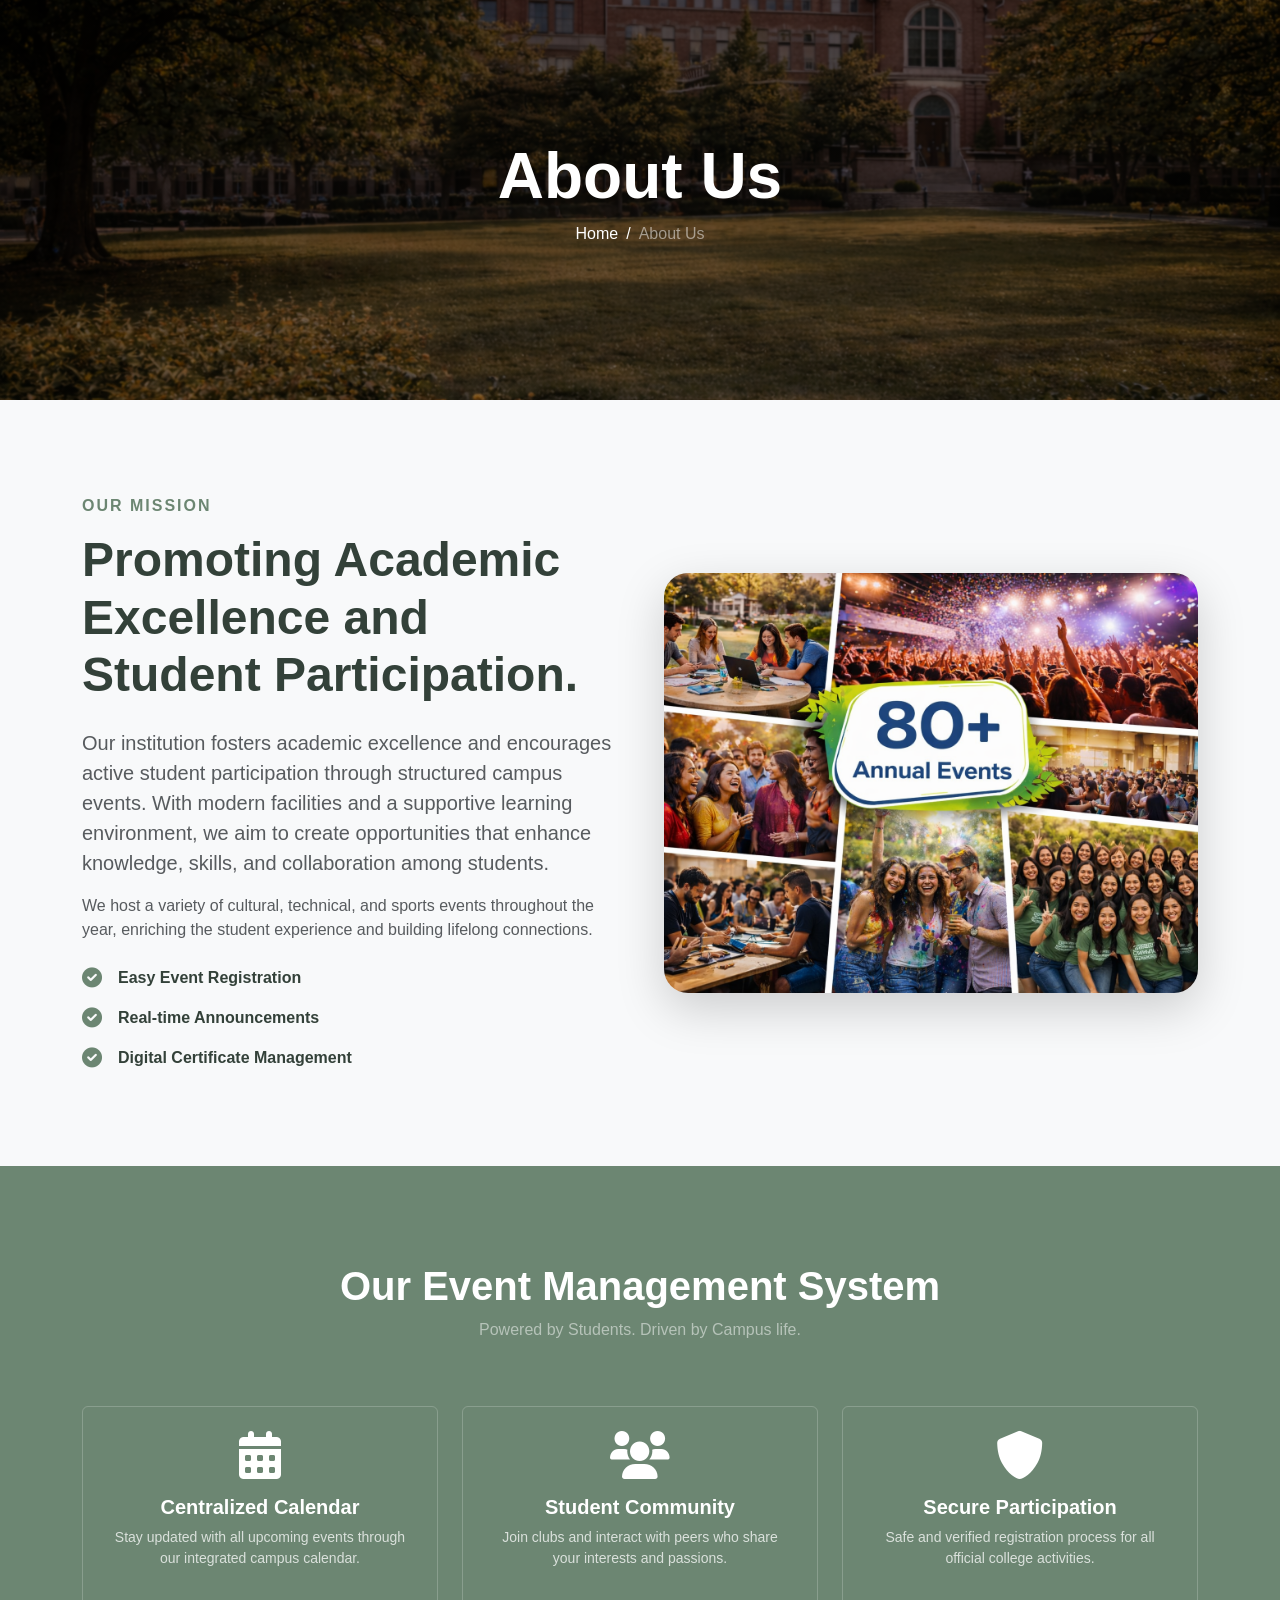
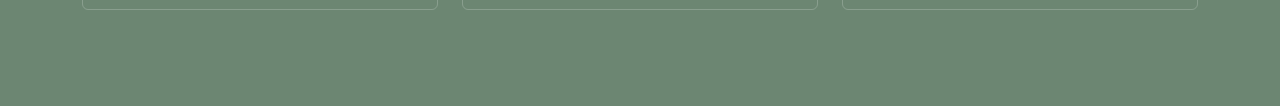
<file: about.html>
<!DOCTYPE html>
<html lang="en">
<head>
    <meta charset="UTF-8">
    <meta name="viewport" content="width=device-width, initial-scale=1.0">
    <title>About Us - CampusEvents</title>
    <link href="https://cdn.jsdelivr.net/npm/bootstrap@5.3.0/dist/css/bootstrap.min.css" rel="stylesheet">
    <link rel="stylesheet" href="https://cdnjs.cloudflare.com/ajax/libs/font-awesome/6.0.0/css/all.min.css">
    <link rel="stylesheet" href="style.css">
</head>
<body class="bg-light">
    <header class="hero-small d-flex align-items-center justify-content-center text-center text-white">
        <div class="container">

            <h1 class="display-3 fw-bold">About Us</h1>
            <nav aria-label="breadcrumb">
                <ol class="breadcrumb justify-content-center bg-transparent">
                    <li class="breadcrumb-item"><a href="index.html" class="text-white text-decoration-none">Home</a></li>
                    <li class="breadcrumb-item active text-white-50" aria-current="page">About Us</li>
                </ol>
            </nav>
        </div>
    </header>

    <section class="container my-5 py-5">
        <div class="row align-items-center g-5">
            <div class="col-lg-6">
                <h6 class="text-uppercase fw-bold text-primary mb-3" style="letter-spacing: 2px;">Our Mission</h6>
                <h2 class="display-5 fw-bold mb-4">Promoting Academic Excellence and Student Participation.</h2>
                <p class="text-muted lead">Our institution fosters academic excellence and encourages active student participation through structured campus events. With modern facilities and a supportive learning environment, we aim to create opportunities that enhance knowledge, skills, and collaboration among students.</p>
                <p class="text-muted">We host a variety of cultural, technical, and sports events throughout the year, enriching the student experience and building lifelong connections.</p>
                <div class="mt-4">
                    <div class="d-flex align-items-center mb-3">
                        <i class="fas fa-check-circle text-primary me-3 fa-lg"></i>
                        <span class="fw-bold">Easy Event Registration</span>
                    </div>
                    <div class="d-flex align-items-center mb-3">
                        <i class="fas fa-check-circle text-primary me-3 fa-lg"></i>
                        <span class="fw-bold">Real-time Announcements</span>
                    </div>
                    <div class="d-flex align-items-center">
                        <i class="fas fa-check-circle text-primary me-3 fa-lg"></i>
                        <span class="fw-bold">Digital Certificate Management</span>
                    </div>
                </div>
            </div>
            <div class="col-lg-6">
                <div class="position-relative about-img">
                    <img src="images/Aboutus_img7.png" class="img-fluid rounded-4 shadow-lg about-img" alt="Campus Life">
                </div>
            </div>
        </div>
    </section>

    <section class="bg-navy py-5 text-white">
        <div class="container py-5">
            <div class="row text-center mb-5">
                <div class="col-lg-8 mx-auto">
                    <h2 class="fw-bold display-6">Our Event Management System</h2>
                    <p class="text-white-50">Powered by Students. Driven by Campus life.</p>
                </div>
            </div>
            <div class="row g-4">
                <div class="col-md-4">
    <div class="card bg-transparent border-light h-100 p-4 text-center text-white">
        <i class="fas fa-calendar-alt fa-3x mb-3"></i> 
        <h5 class="fw-bold">Centralized Calendar</h5>
        <p class="small opacity-75">Stay updated with all upcoming events through our integrated campus calendar.</p>
    </div>
</div>
                <div class="col-md-4">
                    <div class="card bg-transparent border-secondary h-100 p-4 text-center text-white">
                        <i class="fas fa-users fa-3x mb-3"></i>
                        <h5 class="fw-bold">Student Community</h5>
                        <p class="small opacity-75">Join clubs and interact with peers who share your interests and passions.</p>
                    </div>
                </div>
                <div class="col-md-4">
                    <div class="card bg-transparent border-secondary h-100 p-4 text-center text-white">
                        <i class="fas fa-shield-alt fa-3x mb-3"></i>
                        <h5 class="fw-bold">Secure Participation</h5>
                        <p class="small opacity-75">Safe and verified registration process for all official college activities.</p>
                    </div>
                </div>
            </div>
        </div>
    </section>
    <script src="https://cdn.jsdelivr.net/npm/bootstrap@5.3.0/dist/js/bootstrap.bundle.min.js"></script>
</body>
</html>
</file>
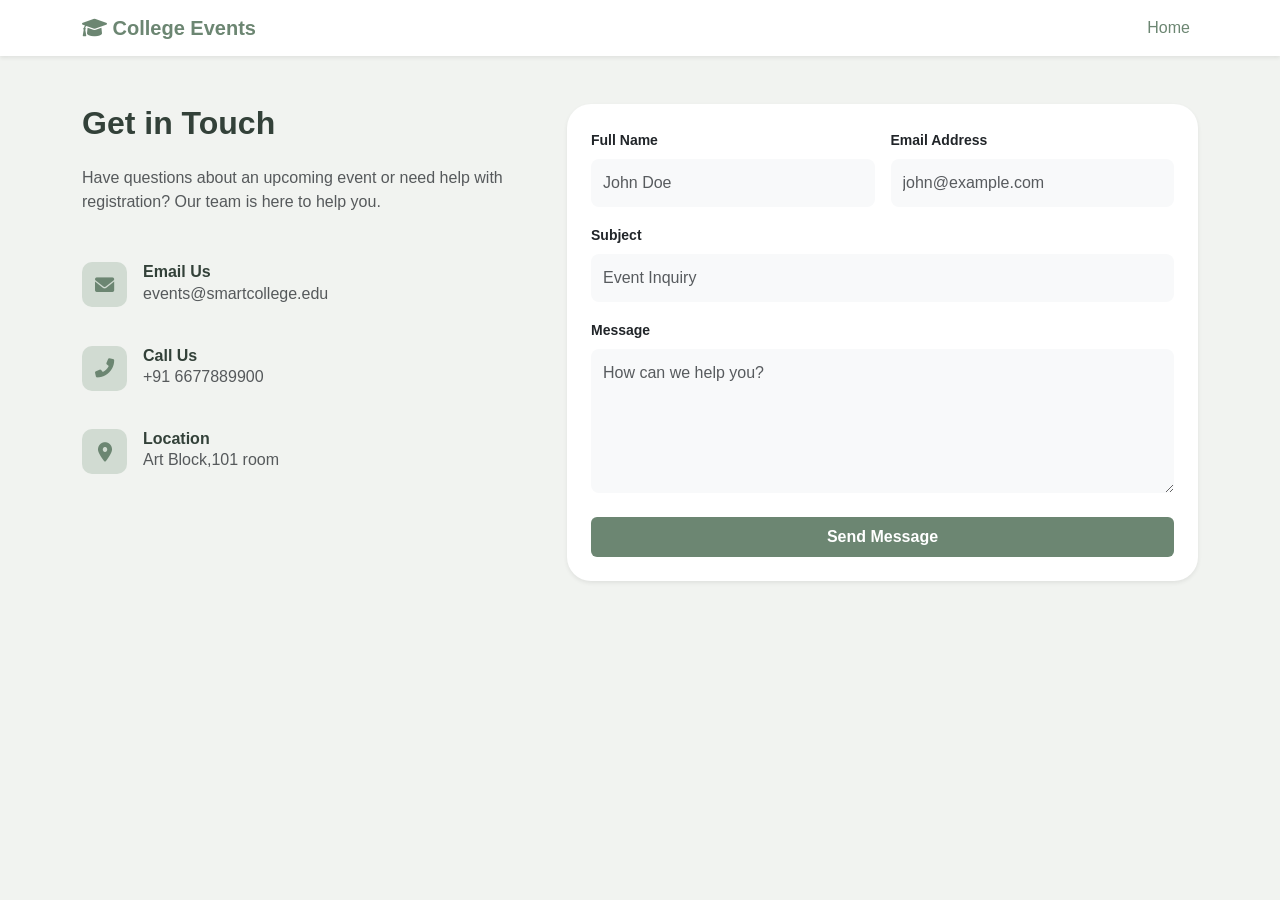
<file: contact.html>
<!DOCTYPE html>
<html lang="en">
<head>
    <meta charset="UTF-8">
    <meta name="viewport" content="width=device-width, initial-scale=1.0">
    <title>Contact Us - Smart College Events</title>
    <link href="https://cdn.jsdelivr.net/npm/bootstrap@5.3.0/dist/css/bootstrap.min.css" rel="stylesheet">
    <link rel="stylesheet" href="https://cdnjs.cloudflare.com/ajax/libs/font-awesome/6.0.0/css/all.min.css">
    <link rel="stylesheet" href="style.css">
</head>
<body>

    <nav class="navbar navbar-expand-lg navbar-light bg-white sticky-top shadow-sm">
        <div class="container">
            <a class="navbar-brand fw-bold" href="index.html"><i class="fas fa-graduation-cap"></i> College Events </a>
            <div class="collapse navbar-collapse" id="navbarNav">
                <ul class="navbar-nav ms-auto align-items-center">
                    <li class="nav-item"><a class="nav-link" href="index.html">Home</a></li>
                    
                </ul>
            </div>
        </div>
    </nav>

    <div class="container my-5">
        <div class="row g-5">
            <div class="col-lg-5">
                <h2 class="fw-bold mb-4">Get in Touch</h2>
                <p class="text-muted mb-5">Have questions about an upcoming event or need help with registration? Our team is here to help you.</p>
                
                <div class="d-flex mb-4">
                    <div class="icon-box me-3">
                        <i class="fas fa-envelope"></i>
                    </div>
                    <div>
                        <h6 class="fw-bold mb-0">Email Us</h6>
                        <p class="text-muted">events@smartcollege.edu</p>
                    </div>
                </div>

                <div class="d-flex mb-4">
                    <div class="icon-box me-3">
                        <i class="fas fa-phone-alt"></i>
                    </div>
                    <div>
                        <h6 class="fw-bold mb-0">Call Us</h6>
                        <p class="text-muted">+91 6677889900</p>
                    </div>
                </div>

                <div class="d-flex mb-4">
                    <div class="icon-box me-3">
                        <i class="fas fa-map-marker-alt"></i>
                    </div>
                    <div>
                        <h6 class="fw-bold mb-0">Location</h6>
                        <p class="text-muted">Art Block,101 room</p>
                    </div>
                </div>
            </div>

            <div class="col-lg-7">
                <div class="card border-0 shadow-sm p-4 rounded-4">
                    <form id="contactForm">
                        <div class="row g-3">
                            <div class="col-md-6">
                                <label class="form-label small fw-bold">Full Name</label>
                                <input type="text" class="form-control bg-light border-0" placeholder="John Doe" required>
                            </div>
                            <div class="col-md-6">
                                <label class="form-label small fw-bold">Email Address</label>
                                <input type="email" class="form-control bg-light border-0" placeholder="john@example.com" required>
                            </div>
                            <div class="col-12">
                                <label class="form-label small fw-bold">Subject</label>
                                <input type="text" class="form-control bg-light border-0" placeholder="Event Inquiry" required>
                            </div>
                            <div class="col-12">
                                <label class="form-label small fw-bold">Message</label>
                                <textarea class="form-control bg-light border-0" rows="5" placeholder="How can we help you?" required></textarea>
                            </div>
                            <div class="col-12 mt-4">
                                <button type="submit" class="btn btn-primary w-100 py-2 fw-bold">Send Message</button>
                            </div>
                        </div>
                    </form>
                    <div id="formSuccess" class="alert alert-success mt-3 d-none">
                        Message sent successfully! We'll get back to you soon.
                    </div>
                </div>
            </div>
        </div>
    </div>

    <script>
        document.getElementById('contactForm').addEventListener('submit', function(e) {
            e.preventDefault();
            // Show success message
            document.getElementById('formSuccess').classList.remove('d-none');
            this.reset(); // Clear form
        });
    </script>
</body>
</html>
</file>
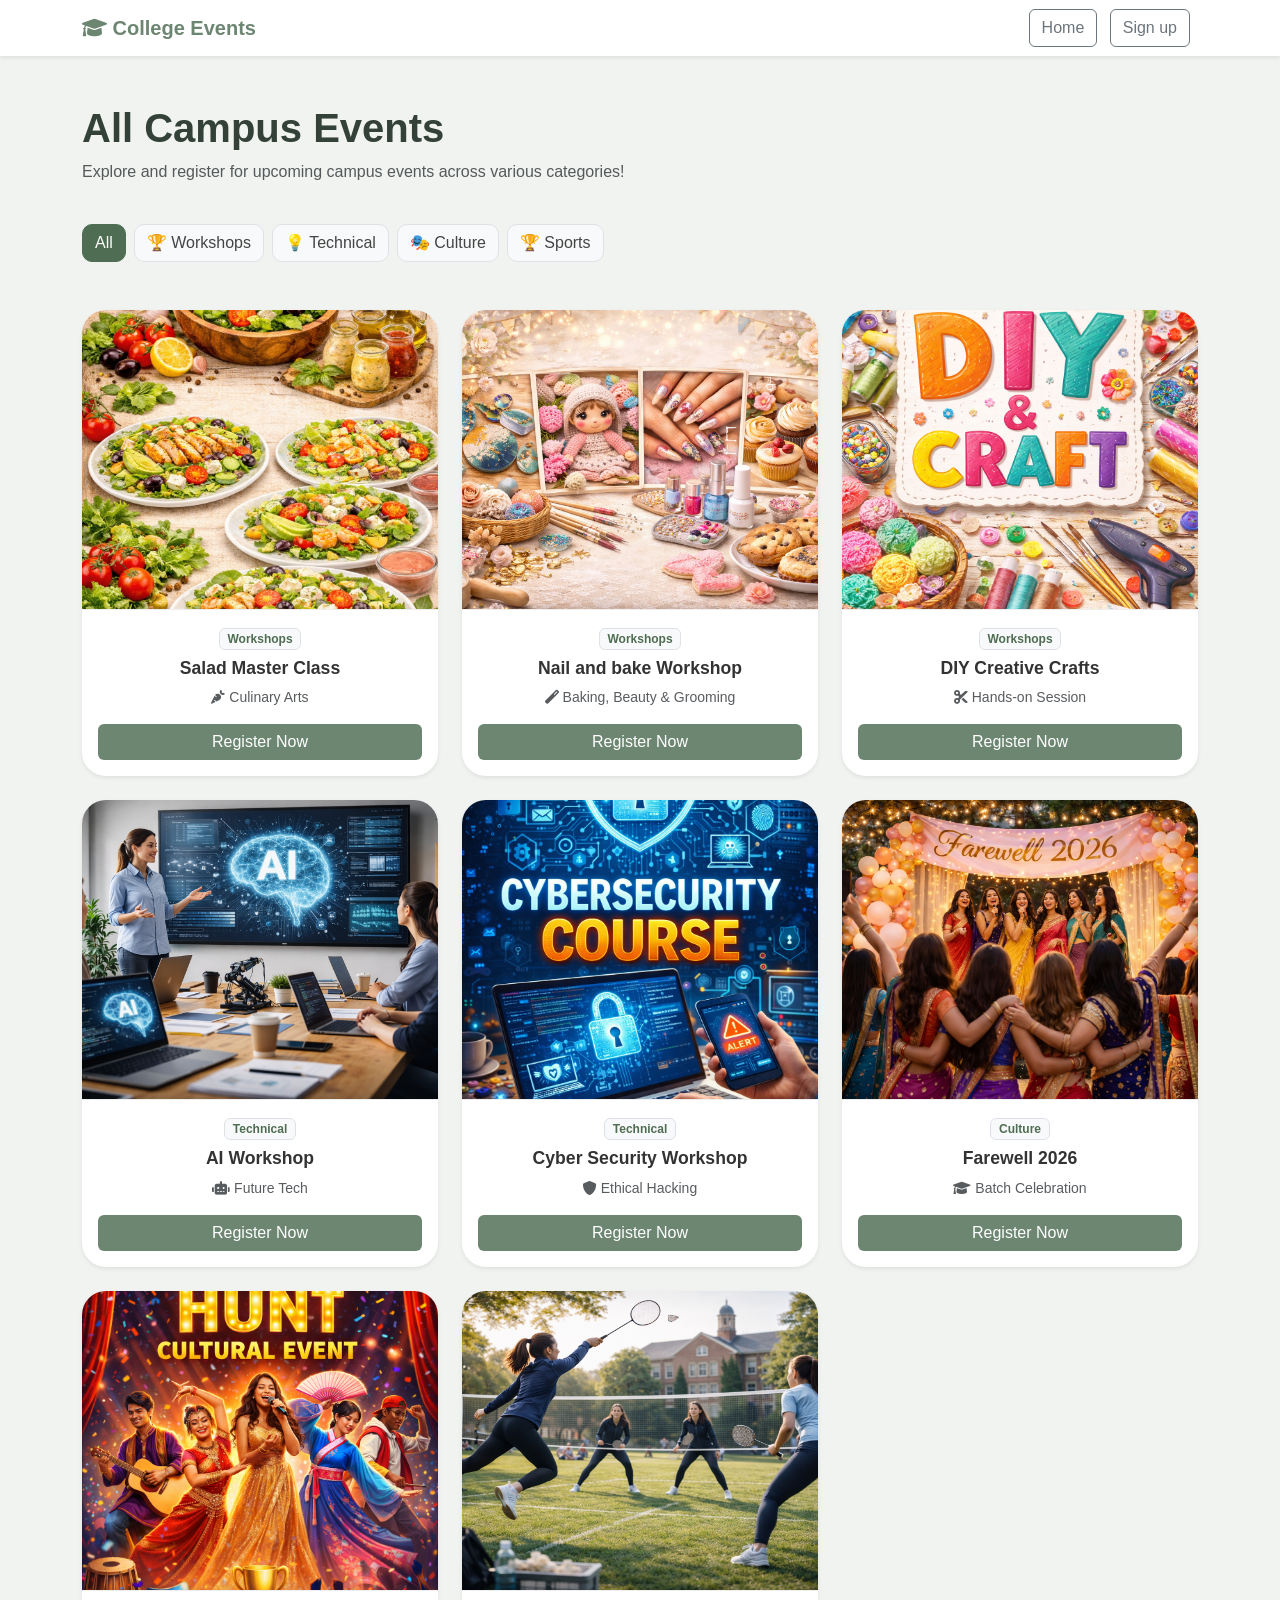
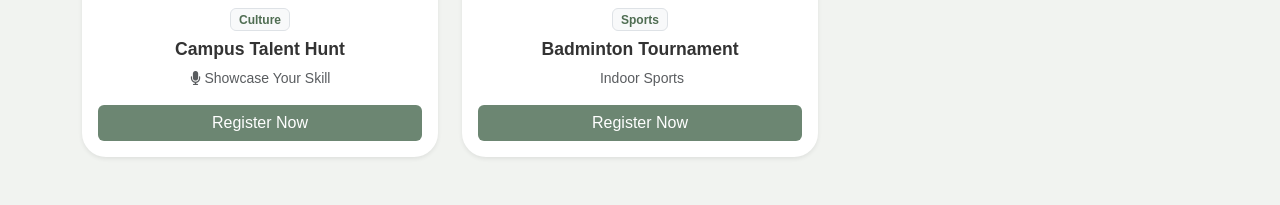
<file: events.html>
<!DOCTYPE html>
<html lang="en">
<head>
    <meta charset="UTF-8">
    <meta name="viewport" content="width=device-width, initial-scale=1.0">
    <title>All Events - College Events</title>
    <link href="https://cdn.jsdelivr.net/npm/bootstrap@5.3.0/dist/css/bootstrap.min.css" rel="stylesheet">
    <link rel="stylesheet" href="https://cdnjs.cloudflare.com/ajax/libs/font-awesome/6.0.0/css/all.min.css">
    <link rel="stylesheet" href="style.css">
</head>
<body>

<nav class="navbar navbar-expand-lg navbar-light bg-white sticky-top shadow-sm">
    <div class="container">
        <a class="navbar-brand fw-bold" href="index.html">
            <i class="fas fa-graduation-cap"></i> College Events
        </a>
        <div class="ms-auto">
            <a href="index.html" class="btn btn-outline-secondary me-2">Home</a>
            <a href="signup.html" class="btn btn-outline-secondary me-2">Sign up</a>
        </div>
    </div>
</nav>

<div class="container my-5">
    <div class="row align-items-center mb-4">
        <div class="col-12 text-center"></div>
            <h1 class="fw-bold">All Campus Events</h1>
            <p class="text-muted">Explore and register for upcoming campus events across various categories!</p>
        </div>
        

    <div class="d-flex gap-2 mb-5 flex-wrap">
        <button class="btn btn-outline-secondary filter-btn active" onclick="filterEvents('All')">All</button>
        <button class="btn btn-outline-secondary filter-btn" onclick="filterEvents('Workshops')">🏆 Workshops</button>
        <button class="btn btn-outline-secondary filter-btn" onclick="filterEvents('Technical')">💡 Technical</button>
        <button class="btn btn-outline-secondary filter-btn" onclick="filterEvents('Culture')">🎭 Culture</button>
        <button class="btn btn-outline-secondary filter-btn" onclick="filterEvents('Sports')">🏆 Sports</button>
    </div>

   <div class="row g-4" id="eventContainer">
    
    <div class="col-md-4 event-card-item" data-category="Workshops">
        <div class="card h-100 border-0 shadow-sm rounded-4 overflow-hidden">
            <img src="images/sm_img8.png" class="card-img-top" alt="Salad Master" style="height: 300px; object-fit: cover;">
            <div class="card-body text-center">
                <span class="badge bg-light text-success border mb-2">Workshops</span>
                <h5 class="card-title fw-bold">Salad Master Class</h5>
                <p class="text-muted small"><i class="fas fa-carrot"></i> Culinary Arts</p>
                <button class="btn btn-primary w-100">Register Now</button>
            </div>
        </div>
    </div>

    <div class="col-md-4 event-card-item" data-category="Workshops">
        <div class="card h-100 border-0 shadow-sm rounded-4 overflow-hidden">
            <img src="images/nailbake_img9.png" class="card-img-top" alt="Nail Extension" style="height: 300px; object-fit: cover;">
            <div class="card-body text-center">
                <span class="badge bg-light text-success border mb-2">Workshops</span>
                <h5 class="card-title fw-bold">Nail and bake Workshop</h5>
                <p class="text-muted small"><i class="fas fa-magic"></i> Baking, Beauty & Grooming</p>
                <button class="btn btn-primary w-100">Register Now</button>
            </div>
        </div>
    </div>

    <div class="col-md-4 event-card-item" data-category="Workshops">
        <div class="card h-100 border-0 shadow-sm rounded-4 overflow-hidden">
            <img src="images/diy_img10.png" class="card-img-top" alt="DIY" style="height: 300px; object-fit: cover;">
            <div class="card-body text-center">
                <span class="badge bg-light text-success border mb-2">Workshops</span>
                <h5 class="card-title fw-bold">DIY Creative Crafts</h5>
                <p class="text-muted small"><i class="fas fa-cut"></i> Hands-on Session</p>
                <button class="btn btn-primary w-100">Register Now</button>
            </div>
        </div>
    </div>

    <div class="col-md-4 event-card-item" data-category="Technical">
        <div class="card h-100 border-0 shadow-sm rounded-4 overflow-hidden">
            <img src="images/ai_img11.png" class="card-img-top" alt="AI" style="height: 300px; object-fit: cover;">
            <div class="card-body text-center">
                <span class="badge bg-light text-success border mb-2">Technical</span>
                <h5 class="card-title fw-bold">AI Workshop</h5>
                <p class="text-muted small"><i class="fas fa-robot"></i> Future Tech</p>
                <button class="btn btn-primary w-100">Register Now</button>
            </div>
        </div>
    </div>

    <div class="col-md-4 event-card-item" data-category="Technical">
        <div class="card h-100 border-0 shadow-sm rounded-4 overflow-hidden">
            <img src="images/cyber_img12.png" class="card-img-top" alt="Cyber Security" style="height: 300px; object-fit: cover;">
            <div class="card-body text-center">
                <span class="badge bg-light text-success border mb-2">Technical</span>
                <h5 class="card-title fw-bold">Cyber Security Workshop</h5>
                <p class="text-muted small"><i class="fas fa-shield-alt"></i> Ethical Hacking</p>
                <button class="btn btn-primary w-100">Register Now</button>
            </div>
        </div>
    </div>

    <div class="col-md-4 event-card-item" data-category="Culture">
        <div class="card h-100 border-0 shadow-sm rounded-4 overflow-hidden">
            <img src="images/farewell_img13.png" class="card-img-top" alt="Farewell" style="height: 300px; object-fit: cover;">
            <div class="card-body text-center">
                <span class="badge bg-light text-success border mb-2">Culture</span>
                <h5 class="card-title fw-bold">Farewell 2026</h5>
                <p class="text-muted small"><i class="fas fa-graduation-cap"></i> Batch Celebration</p>
                <button class="btn btn-primary w-100">Register Now</button>
            </div>
        </div>
    </div>

    <div class="col-md-4 event-card-item" data-category="Culture">
        <div class="card h-100 border-0 shadow-sm rounded-4 overflow-hidden">
            <img src="images/talent_img14.png" class="card-img-top" alt="Talent Hunt" style="height: 300px; object-fit: cover;">
            <div class="card-body text-center">
                <span class="badge bg-light text-success border mb-2">Culture</span>
                <h5 class="card-title fw-bold">Campus Talent Hunt</h5>
                <p class="text-muted small"><i class="fas fa-microphone"></i> Showcase Your Skill</p>
                <button class="btn btn-primary w-100">Register Now</button>
            </div>
        </div>
    </div>

    <div class="col-md-4 event-card-item" data-category="Sports">
        <div class="card h-100 border-0 shadow-sm rounded-4 overflow-hidden">
            <img src="images/badminton_img15.png" class="card-img-top" alt="Badminton" style="height: 300px; object-fit: cover;">
            <div class="card-body text-center">
                <span class="badge bg-light text-success border mb-2">Sports</span>
                <h5 class="card-title fw-bold">Badminton Tournament</h5>
                <p class="text-muted small"><i class="fas fa-shuttlecock"></i> Indoor Sports</p>
                <button class="btn btn-primary w-100">Register Now</button>
            </div>
        </div>
    </div>

</div>

</div>
</div>

<script src="events.js"></script>
</body>
</html>
</file>
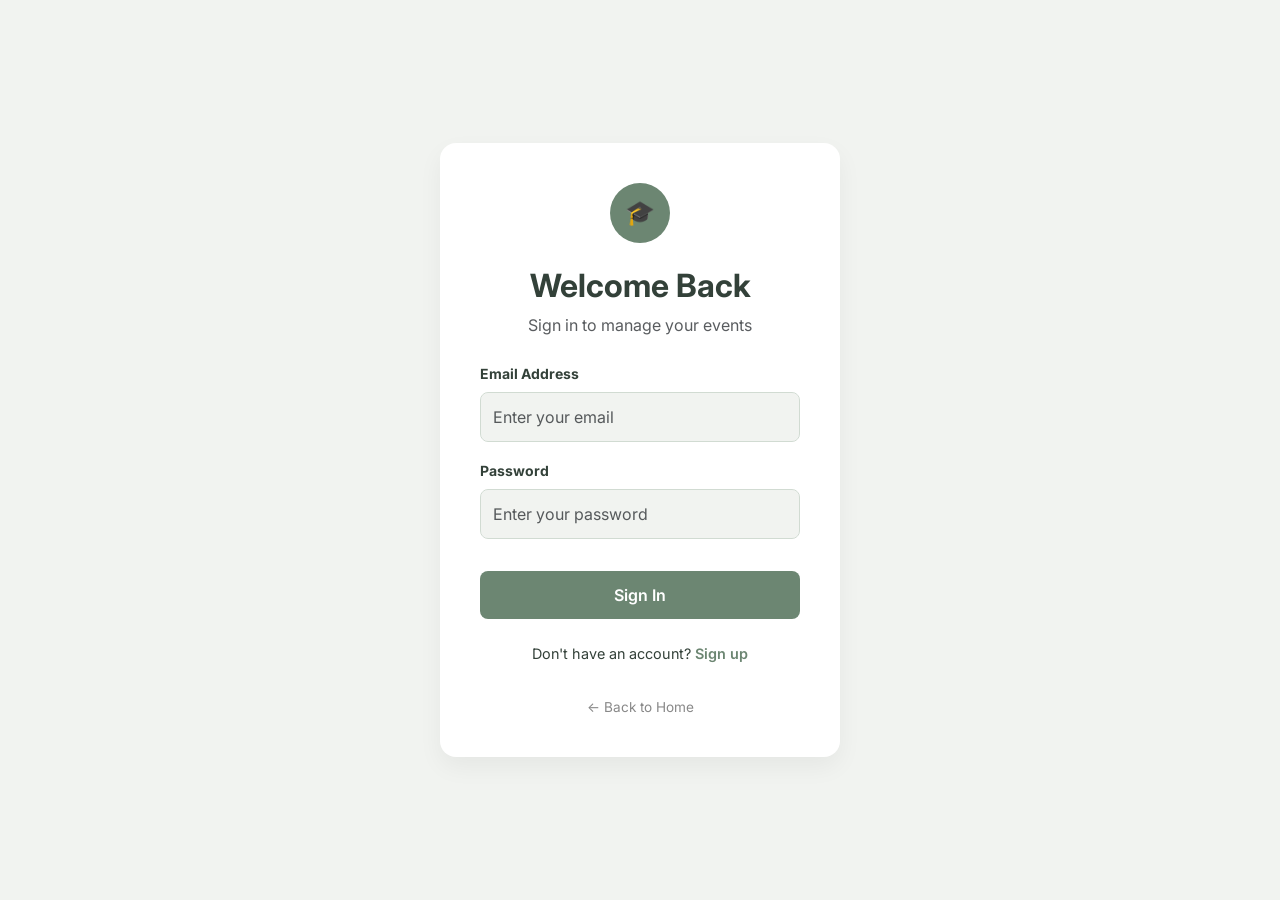
<file: login.html>
<!DOCTYPE html>
<html lang="en">
<head>
    <meta charset="UTF-8">
    <meta name="viewport" content="width=device-width, initial-scale=1.0">
    <title>Login - Smart Event Management</title>
    
    <link href="https://cdn.jsdelivr.net/npm/bootstrap@5.3.0/dist/css/bootstrap.min.css" rel="stylesheet">
    
    <link rel="stylesheet" href="style.css">
    
    <link href="https://fonts.googleapis.com/css2?family=Inter:wght@400;600&display=swap" rel="stylesheet">
</head>
<body class="login-page">

<div class="login-card">
    <div class="icon-circle">🎓</div>
    <h2 class="fw-bold">Welcome Back</h2>
    <p class="text-muted mb-4">Sign in to manage your events</p>

    <form>
        <div class="mb-3 text-start">
            <label class="form-label small fw-bold">Email Address</label>
            <input type="email" class="form-control" placeholder="Enter your email">
        </div>
        <div class="mb-3 text-start">
            <label class="form-label small fw-bold">Password</label>
            <input type="password" class="form-control" placeholder="Enter your password">
        </div>
        
        <button type="submit" class="btn-signin">Sign In</button>
    </form>

    <div class="links">
        Don't have an account? <a href="signup.html">Sign up</a>
    </div>
    
    <a href="index.html" class="back-home">← Back to Home</a>
</div>

</body>
</html>
</file>
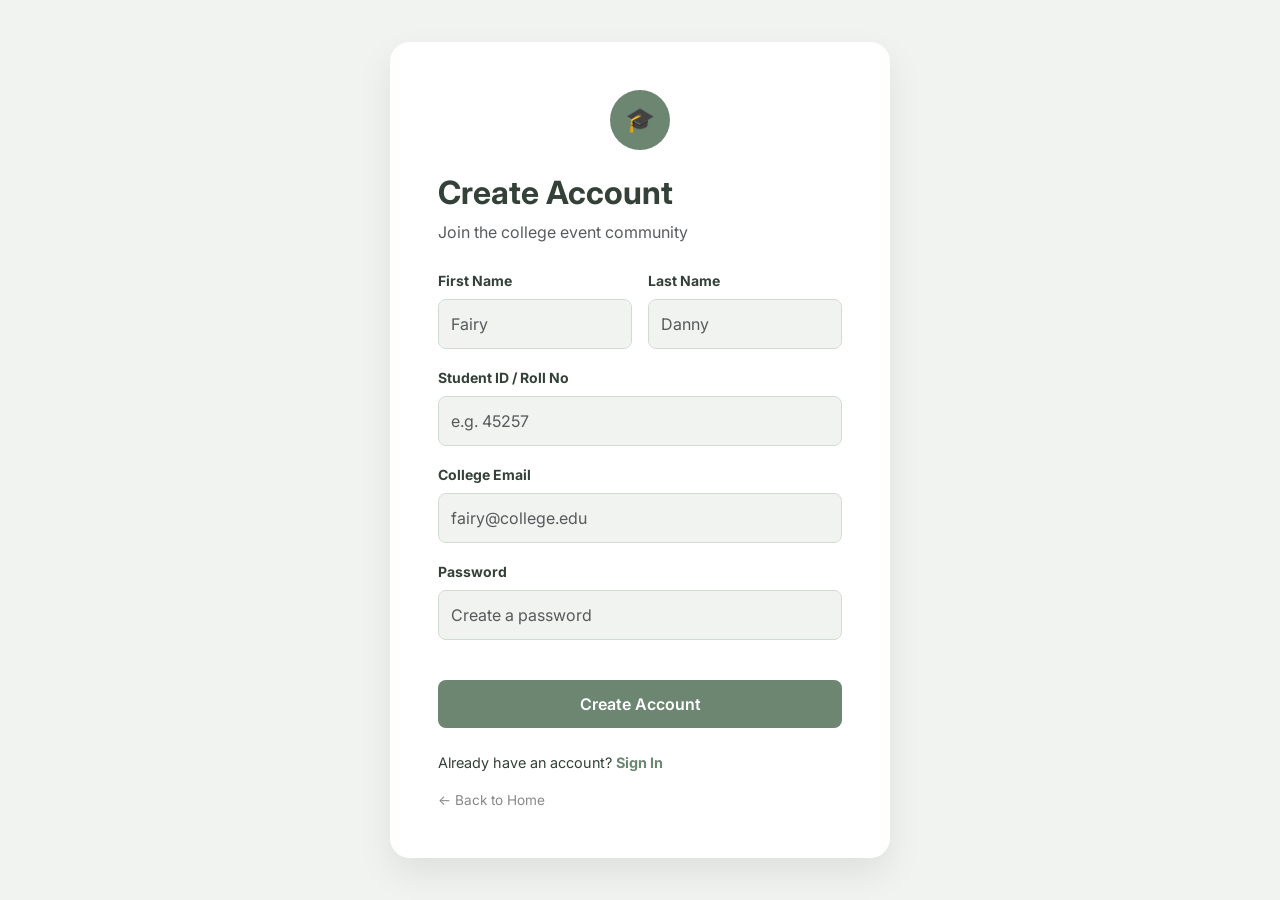
<file: signup.html>
<!DOCTYPE html>
<html lang="en">
<head>
    <meta charset="UTF-8">
    <meta name="viewport" content="width=device-width, initial-scale=1.0">
    <title>Sign Up - Smart College Events</title>
    <link href="https://cdn.jsdelivr.net/npm/bootstrap@5.3.0/dist/css/bootstrap.min.css" rel="stylesheet">
    <link href="https://fonts.googleapis.com/css2?family=Inter:wght@400;600&display=swap" rel="stylesheet">
    <link rel="stylesheet" href="style.css">
</head>
<body class="auth-body">

    <div class="auth-card">
        <div class="icon-circle">
            <span>🎓</span>
        </div>
        <h2 class="fw-bold">Create Account</h2>
        <p class="text-muted mb-4">Join the college event community</p>

        <form id="signupForm">
            <div class="row g-3 mb-3">
                <div class="col-md-6 text-start">
                    <label class="form-label small fw-bold">First Name</label>
                    <input type="text" class="form-control" placeholder="Fairy" required>
                </div>
                <div class="col-md-6 text-start">
                    <label class="form-label small fw-bold">Last Name</label>
                    <input type="text" class="form-control" placeholder="Danny" required>
                </div>
            </div>

            <div class="mb-3 text-start">
                <label class="form-label small fw-bold">Student ID / Roll No</label>
                <input type="text" class="form-control" placeholder="e.g. 45257" required>
            </div>

            <div class="mb-3 text-start">
                <label class="form-label small fw-bold">College Email</label>
                <input type="email" class="form-control" placeholder="fairy@college.edu" required>
            </div>

            <div class="mb-4 text-start">
                <label class="form-label small fw-bold">Password</label>
                <input type="password" class="form-control" placeholder="Create a password" required>
            </div>
            
            <button type="submit" class="btn btn-signin">Create Account</button>
        </form>

        <div class="links mt-4">
            Already have an account? <a href="login.html" class="fw-bold">Sign In</a>
        </div>
        
        <a href="index.html" class="back-home mt-3">← Back to Home</a>
    </div>

</body>
</html>
</file>
<file: style.css>
:root {
    /* Main brand colors - Sage Green Palette */
    --primary-green: #6c8672;   /* Darkest green */
    --accent-green: #a7bcad;    /* Middle sage green */
    --soft-green: #d1dbd2;      /* Light sage green */
    --background-mint: #f1f3f0; /* Lightest mint-white */
}

body {
    font-family: 'Inter', sans-serif;
    background-color: var(--background-mint);
    color: #334139; /* Dark green-tinted charcoal for readability */
}
html {
    scroll-behavior: smooth;
    /* This ensures the fixed navbar doesn't cover the top of your section */
    scroll-padding-top: 75px; 
}

/* 1. Hero & Header */
.hero {
    display: flex;
    align-items: center;
    justify-content: center;
    text-align: center;
    background: linear-gradient(rgba(0,0,0,0.5), rgba(0,0,0,0.5)), 
                url('images/hero_img1.png'); 
    background-size: cover;
    background-position: center;
    height: 600px;
    position: relative;
    color: white;
}
.navbar-brand, .nav-link {
    color: var(--primary-green) !important;
}

/* 2. Overrides for Bootstrap Buttons (Fixes the Blue) */
.btn-primary, .community-box .btn-primary {
    background-color: var(--primary-green) !important;
    border: none !important;
}

.btn-primary:hover, .community-box .btn-primary:hover {
    background-color: var(--accent-green) !important;
}

.btn-outline-primary {
    color: var(--primary-green) !important;
    border-color: var(--primary-green) !important;
}

.btn-outline-primary:hover {
    background-color: var(--primary-green) !important;
    color: white !important;
}

/* Update the View All button/link */
.btn-link {
    color: var(--primary-green) !important;
    text-decoration: none !important;
    font-weight: 600;
    transition: all 0.3s ease; /* Adds smooth motion */
    display: inline-block; /* Required for the slide effect to work */
}

/* Add this Hover state */
.btn-link:hover {
    color: var(--accent-green) !important; /* Changes to lighter sage */
    transform: translateX(8px); /* Slides the button slightly to the right */
    text-decoration: none !important;
}


/* 3. Stats Bar & Layout */
.mt-n5 {
    margin-top: -50px;
    position: relative;
    z-index: 10;
}

/* 4. Calendar & Announcements */
.bg-navy {
    background-color: var(--primary-green) !important; 
}

.calendar-table th {
    font-size: 0.8rem;
    padding-bottom: 15px;
}

.calendar-table td {
    padding: 15px 0;
    border-radius: 8px;
    cursor: pointer;
    transition: 0.2s;
}

.calendar-table td:hover {
    background-color: var(--soft-green);
}

/* This highlights today (automatic) */
.today {
    background-color: var(--accent-green) !important;
    color: white !important;
    border-radius: 5px;
}

/* Add this to highlight manual event dates */
.calendar-event {
    background-color: var(--soft-green) !important;
    color: var(--primary-green) !important;
    font-weight: bold;
    border-radius: 5px;
    cursor: pointer;
}
/* Use a specific class for event days only */
.event-marked {
    background-color: var(--accent-green) !important;
    color: white !important;
    border-radius: 5px;
    font-weight: bold;
}

.event-marked::after {
    content: '';
    position: absolute;
    bottom: 5px;
    left: 50%;
    transform: translateX(-50%);
    width: 5px;
    height: 5px;
    background-color: #ffd600; /* Yellow dot for event */
    border-radius: 50%;
}

/* 5. Category Boxes */
.category-box {
    background: white;
    transition: all 0.3s ease;
    cursor: pointer;
    border: 1px solid #eee !important;
}

.category-box:hover {
    transform: translateY(-5px);
    border-color: var(--accent-green) !important; 
    box-shadow: 0 10px 20px rgba(0,0,0,0.05) !important;
}

.category-box h5 {
    font-size: 1.1rem;
    color: #333;
}

.text-info {
    color: var(--primary-green) !important; 
}

.rounded-4 {
    border-radius: 1.5rem !important;
}

/* 6. Gallery & Community */
.bg-section-dark {
    background-color: #334139 !important; /* Dark charcoal green */
}

.gallery-img {
    height: 100px;
    width: 100%;
    object-fit: cover;
    transition: transform 0.3s ease;
    border-radius: 12px;
}

.gallery-img:hover {
    transform: scale(1.05);
}
.gallery-img {
    transition: transform 0.3s ease;
}

.gallery-img:hover {
    transform: scale(1.05); /* Makes the image grow slightly when hovered */
    filter: brightness(90%);
}
.community-box {
    background-color: rgba(255, 255, 255, 0.05);
    border: 1px solid rgba(255, 255, 255, 0.1);
}

.community-box p {
    color: #ffffff !important; /* Fixed: Added # */
    opacity: 0.9; 
}

.community-box .form-control {
    font-size: 0.9rem;
    height: 45px;
}

.social-icons i, .social-links i {
    color: white;
    transition: color 0.2s;
}

.social-icons i:hover, .social-links i:hover {
    color: #ffd600; 
}

/* 7. Footer */
footer {
    background-color: #12141d !important;
}

footer h5, footer h6 {
    letter-spacing: 0.5px;
}

footer a {
    transition: color 0.3s ease;
}

footer a:hover {
    color: var(--accent-green) !important; 
}

hr.border-secondary {
    opacity: 0.2;
}
/* Ensure modal header matches your bg-navy class */
.modal-header.bg-navy {
    background-color: var(--primary-green) !important;
}

.modal-content {
    background-color: var(--background-mint);
}
/* Footer Link Hover Effect */
.footer-link:hover {
    color: var(--accent-green) !important;
    padding-left: 5px; /* Slight movement effect */
    transition: all 0.3s ease;
}

.social-icon a:hover i {
    color: var(--accent-green);
    transform: translateY(-3px);
    transition: all 0.3s ease;
}
/*login page*/
/* Color Palette Variables */
:root {
    --primary-green: #6C8672;   /* Darkest green */
    --accent-green: #A7BCAD;    /* Middle sage green */
    --soft-green: #D1DBD2;      /* Light sage green */
    --background-mint: #F1F3F0; /* Lightest mint-white */
}

/* Login page only */
.login-page {
    height: 100vh;
    display: flex;
    align-items: center;
    justify-content: center;
}
/* Vertical and Horizontal Centering */
.auth-body {
    min-height: 100vh;
    display: flex;
    align-items: center;    /* Centers vertically */
    justify-content: center; /* Centers horizontally */
    background-color: var(--background-mint);
    margin: 0;
}

/* Card Styling */
.auth-card {
    background: white;
    padding: 3rem;
    border-radius: 20px;
    box-shadow: 0 15px 35px rgba(0,0,0,0.08);
    width: 100%;
    max-width: 500px; /* Limits the width so it looks professional */
}

/* Ensures labels don't get squished */
.text-start {
    text-align: left !important;
}
.btn-signin {
    background-color: #6c8672; /* Your --primary-green */
    color: white;
    border: none;
    padding: 10px;
    width: 100%;
    border-radius: 8px;
    font-weight: 600;
}
/* Card Container */
.login-card {
    background: white;
    padding: 2.5rem;
    border-radius: 16px;
    box-shadow: 0 10px 25px rgba(0,0,0,0.05);
    width: 100%;
    max-width: 400px;
    text-align: center;
}

/* Graduation Icon Styling */
.icon-circle {
    background-color: var(--primary-green);
    color: white;
    width: 60px;
    height: 60px;
    border-radius: 50%;
    display: flex;
    align-items: center;
    justify-content: center;
    margin: 0 auto 1.5rem;
    font-size: 24px;
}

/* Form Inputs */
.form-control {
    background-color: var(--background-mint);
    border: 1px solid var(--soft-green);
    padding: 0.75rem;
    border-radius: 8px;
}

.form-control:focus {
    border-color: var(--accent-green);
    box-shadow: 0 0 0 0.2rem rgba(108, 134, 114, 0.25);
    outline: none;
}

/* Action Button */
.btn-signin {
    background-color: var(--primary-green);
    border: none;
    color: white;
    padding: 0.75rem;
    font-weight: 600;
    width: 100%;
    border-radius: 8px;
    margin-top: 1rem;
    transition: background 0.3s ease;
    cursor: pointer;
}

.btn-signin:hover {
    background-color: #5a705f;
}

/* Links & Navigation */
.links {
    margin-top: 1.5rem;
    font-size: 0.9rem;
}

.links a {
    color: var(--primary-green);
    text-decoration: none;
    font-weight: 600;
}

.back-home {
    display: block;
    margin-top: 2rem;
    color: #888;
    text-decoration: none;
    font-size: 0.85rem;
}
/* =========================================
   5. CONTACT PAGE SPECIFIC (contact.html)
   ========================================= */
.icon-box {
    background-color: var(--soft-green);
    color: var(--primary-green);
    width: 45px;
    height: 45px;
    border-radius: 10px;
    display: flex;
    align-items: center;
    justify-content: center;
    font-size: 1.2rem;
}

#contactForm .form-control:focus {
    background-color: #fff !important;
    border: 1px solid var(--accent-green) !important;
    box-shadow: none;
}
.filter-btn {
    border-radius: 10px;
    background-color: #f8f9fa;
    border: 1px solid #dee2e6;
    color: #444;
}

.filter-btn.active {
    background-color: #4f6d52 !important;
    color: white !important;
    border-color: #4f6d52 !important;
}

.card-title {
    font-size: 1.1rem;
    color: #333;
}
/* Custom style for the Sign Up button */
.btn-signup {
    background-color: #4f6d52 !important;
    color: white !important;
    border: none !important;
    font-weight: 500;
    padding: 8px 20px;
}

.btn-signup:hover {
    background-color: #3e5641 !important; /* Slightly darker green on hover */
    color: white !important;
}
/* Event page */
.event-card-item .card {
    transition: transform 0.3s ease, box-shadow 0.3s ease;
    cursor: pointer;
}

.event-card-item .card:hover {
    transform: translateY(-10px);
    box-shadow: 0 15px 30px rgba(0,0,0,0.1) !important;
}

/* Fix for the badges to use your project green */
.text-success {
    color: #4f6d52 !important;
}

/* Ensure images don't look stretched */
.card-img-top {
    border-bottom: 1px solid #eee;
}

/* Spacing for the search bar icons */
.input-group-text {
    border-left: none;
    color: #4f6d52;
}
#eventSearch {
    border-right: none;
}
/* About Page Specifics */

.hero-small {
    background: linear-gradient(rgba(0, 0, 0, 0.5), rgba(0, 0, 0, 0.5)), 
                url('images/Aboutus_img6.png');
    background-size: cover;
    background-position: center;
    background-repeat: no-repeat;
    height: 400px; /* Adjust height as needed */
    display: flex;
    align-items: center;
    justify-content: center;
    color: white;
}
.text-primary {
    color: var(--primary-green) !important;
}
.about-img {
    height: 420px;         
    width: 100%;            
    object-fit: cover;      
    transition: transform 0.4s ease, box-shadow 0.4s ease;
}

.about-img:hover {
    transform: scale(1.03);  /* slight zoom */
    box-shadow: 0 20px 40px rgba(0,0,0,0.2);
}

.bg-navy {
    background-color: var(--primary-green) !important; 
}
.card.bg-transparent {
    transition: all 0.3s ease;
    border: 1px solid rgba(255, 255, 255, 0.2) !important;
}

.card.bg-transparent:hover {
    transform: translateY(-10px);
    background-color: rgba(255, 255, 255, 0.1) !important;
    border-color: white !important;
}
.rounded-4 {
    border-radius: 1.5rem !important;
}

.breadcrumb-item + .breadcrumb-item::before {
    color: white;
}
</file>
